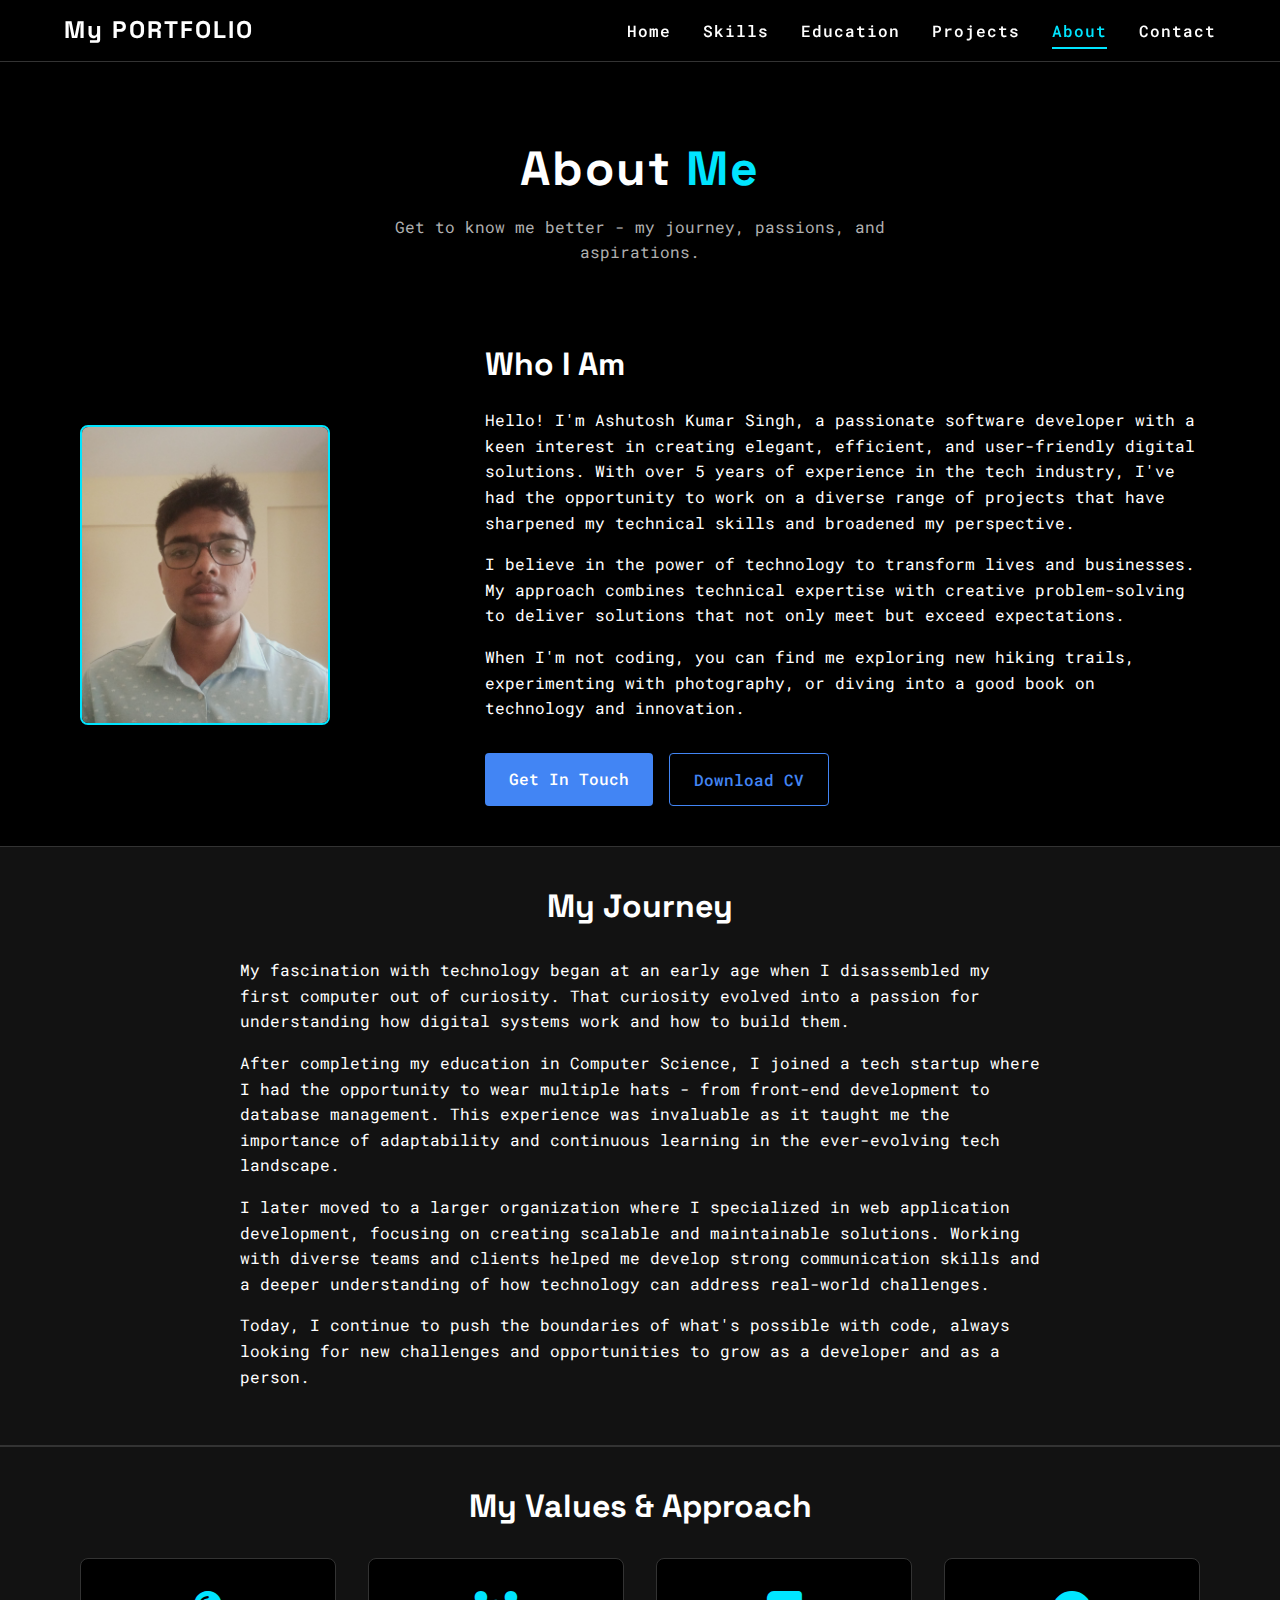
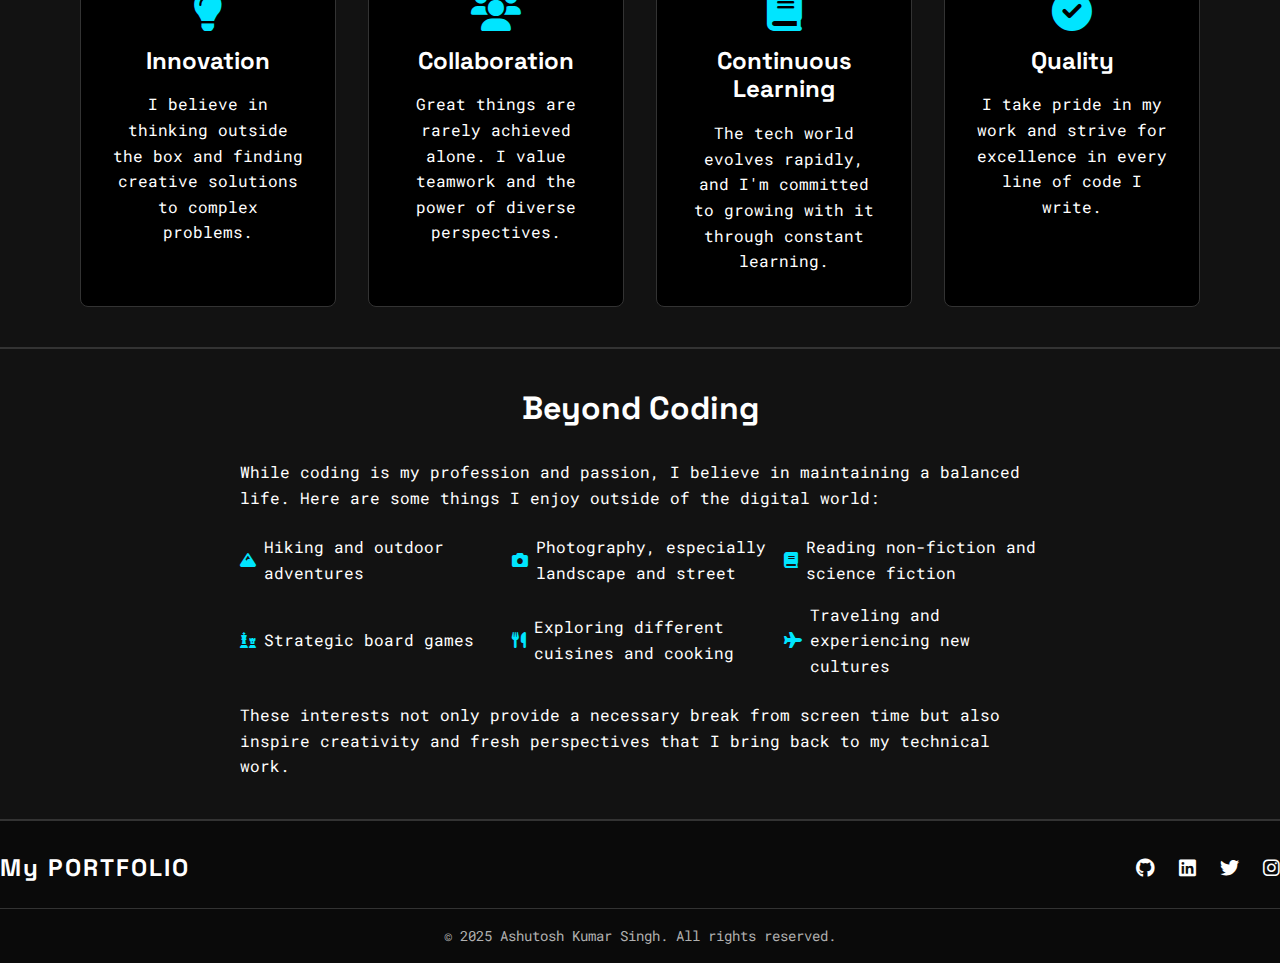
<file: about.html>
<!DOCTYPE html>
<html lang="en">
<head>
    <meta charset="UTF-8">
    <meta name="viewport" content="width=device-width, initial-scale=1.0">
    <title>Portfolio | About</title>
    <link rel="stylesheet" href="styles.css">
    <link rel="stylesheet" href="https://cdnjs.cloudflare.com/ajax/libs/font-awesome/6.0.0-beta3/css/all.min.css">
</head>
<body>
    <header>
        <div class="logo">
            <h1>My PORTFOLIO</h1>
        </div>
        <nav id="desktop-nav">
            <ul>
                <li><a href="index.html">Home</a></li>
                <li><a href="skills.html">Skills</a></li>
                <li><a href="education.html">Education</a></li>
                <li><a href="projects.html">Projects</a></li>
                <li><a href="about.html" class="active">About</a></li>
                <li><a href="contact.html">Contact</a></li>
            </ul>
        </nav>
        <div class="hamburger" id="hamburger-icon">
            <div class="bar"></div>
            <div class="bar"></div>
            <div class="bar"></div>
        </div>
    </header>

    <nav id="mobile-nav">
        <ul>
            <li><a href="index.html">Home</a></li>
            <li><a href="skills.html">Skills</a></li>
            <li><a href="education.html">Education</a></li>
            <li><a href="projects.html">Projects</a></li>
            <li><a href="about.html" class="active">About</a></li>
            <li><a href="contact.html">Contact</a></li>
        </ul>
    </nav>

    <main>
        <section class="page-header">
            <h1>About <span class="highlight">Me</span></h1>
            <p>Get to know me better - my journey, passions, and aspirations.</p>
        </section>

        <section class="about-section">
            <div class="container">
                <div class="about-grid">
                    <div class="about-image" style="width: 250px; height: 300px;">
                        <img src="second.jpg" alt="Profile Photo">
                    </div>
                    <div class="about-content">
                        <h2>Who I Am</h2>
                        <p>Hello! I'm Ashutosh Kumar Singh, a passionate software developer with a keen interest in creating elegant, efficient, and user-friendly digital solutions. With over 5 years of experience in the tech industry, I've had the opportunity to work on a diverse range of projects that have sharpened my technical skills and broadened my perspective.</p>
                        
                        <p>I believe in the power of technology to transform lives and businesses. My approach combines technical expertise with creative problem-solving to deliver solutions that not only meet but exceed expectations.</p>
                        
                        <p>When I'm not coding, you can find me exploring new hiking trails, experimenting with photography, or diving into a good book on technology and innovation.</p>
                        
                        <div class="about-buttons">
                            <a href="contact.html" class="btn primary-btn">Get In Touch</a>
                            <a href="#" class="btn secondary-btn">Download CV</a>
                        </div>
                    </div>
                </div>
            </div>
        </section>

        <section class="journey-section">
            <div class="container">
                <h2>My Journey</h2>
                <div class="journey-content">
                    <p>My fascination with technology began at an early age when I disassembled my first computer out of curiosity. That curiosity evolved into a passion for understanding how digital systems work and how to build them.</p>
                    
                    <p>After completing my education in Computer Science, I joined a tech startup where I had the opportunity to wear multiple hats - from front-end development to database management. This experience was invaluable as it taught me the importance of adaptability and continuous learning in the ever-evolving tech landscape.</p>
                    
                    <p>I later moved to a larger organization where I specialized in web application development, focusing on creating scalable and maintainable solutions. Working with diverse teams and clients helped me develop strong communication skills and a deeper understanding of how technology can address real-world challenges.</p>
                    
                    <p>Today, I continue to push the boundaries of what's possible with code, always looking for new challenges and opportunities to grow as a developer and as a person.</p>
                </div>
            </div>
        </section>

        <section class="values-section">
            <div class="container">
                <h2>My Values & Approach</h2>
                <div class="values-grid">
                    <div class="value-card">
                        <i class="fas fa-lightbulb"></i>
                        <h3>Innovation</h3>
                        <p>I believe in thinking outside the box and finding creative solutions to complex problems.</p>
                    </div>
                    
                    <div class="value-card">
                        <i class="fas fa-users"></i>
                        <h3>Collaboration</h3>
                        <p>Great things are rarely achieved alone. I value teamwork and the power of diverse perspectives.</p>
                    </div>
                    
                    <div class="value-card">
                        <i class="fas fa-book"></i>
                        <h3>Continuous Learning</h3>
                        <p>The tech world evolves rapidly, and I'm committed to growing with it through constant learning.</p>
                    </div>
                    
                    <div class="value-card">
                        <i class="fas fa-check-circle"></i>
                        <h3>Quality</h3>
                        <p>I take pride in my work and strive for excellence in every line of code I write.</p>
                    </div>
                </div>
            </div>
        </section>

        <section class="interests-section">
            <div class="container">
                <h2>Beyond Coding</h2>
                <div class="interests-content">
                    <p>While coding is my profession and passion, I believe in maintaining a balanced life. Here are some things I enjoy outside of the digital world:</p>
                    
                    <ul class="interests-list">
                        <li><i class="fas fa-mountain"></i> <span>Hiking and outdoor adventures</span></li>
                        <li><i class="fas fa-camera"></i> <span>Photography, especially landscape and street</span></li>
                        <li><i class="fas fa-book"></i> <span>Reading non-fiction and science fiction</span></li>
                        <li><i class="fas fa-chess"></i> <span>Strategic board games</span></li>
                        <li><i class="fas fa-utensils"></i> <span>Exploring different cuisines and cooking</span></li>
                        <li><i class="fas fa-plane"></i> <span>Traveling and experiencing new cultures</span></li>
                    </ul>
                    
                    <p>These interests not only provide a necessary break from screen time but also inspire creativity and fresh perspectives that I bring back to my technical work.</p>
                </div>
            </div>
        </section>
    </main>

    <footer>
        <div class="footer-content">
            <div class="footer-logo">
                <h2>My PORTFOLIO</h2>
            </div>
            <div class="social-links">
                <a href="#" aria-label="GitHub"><i class="fab fa-github"></i></a>
                <a href="#" aria-label="LinkedIn"><i class="fab fa-linkedin"></i></a>
                <a href="#" aria-label="Twitter"><i class="fab fa-twitter"></i></a>
                <a href="#" aria-label="Instagram"><i class="fab fa-instagram"></i></a>
            </div>
        </div>
        <div class="copyright">
            <p>&copy; 2025 Ashutosh Kumar Singh. All rights reserved.</p>
        </div>
    </footer>

    <script src="script.js"></script>
</body>
</html>
</file>
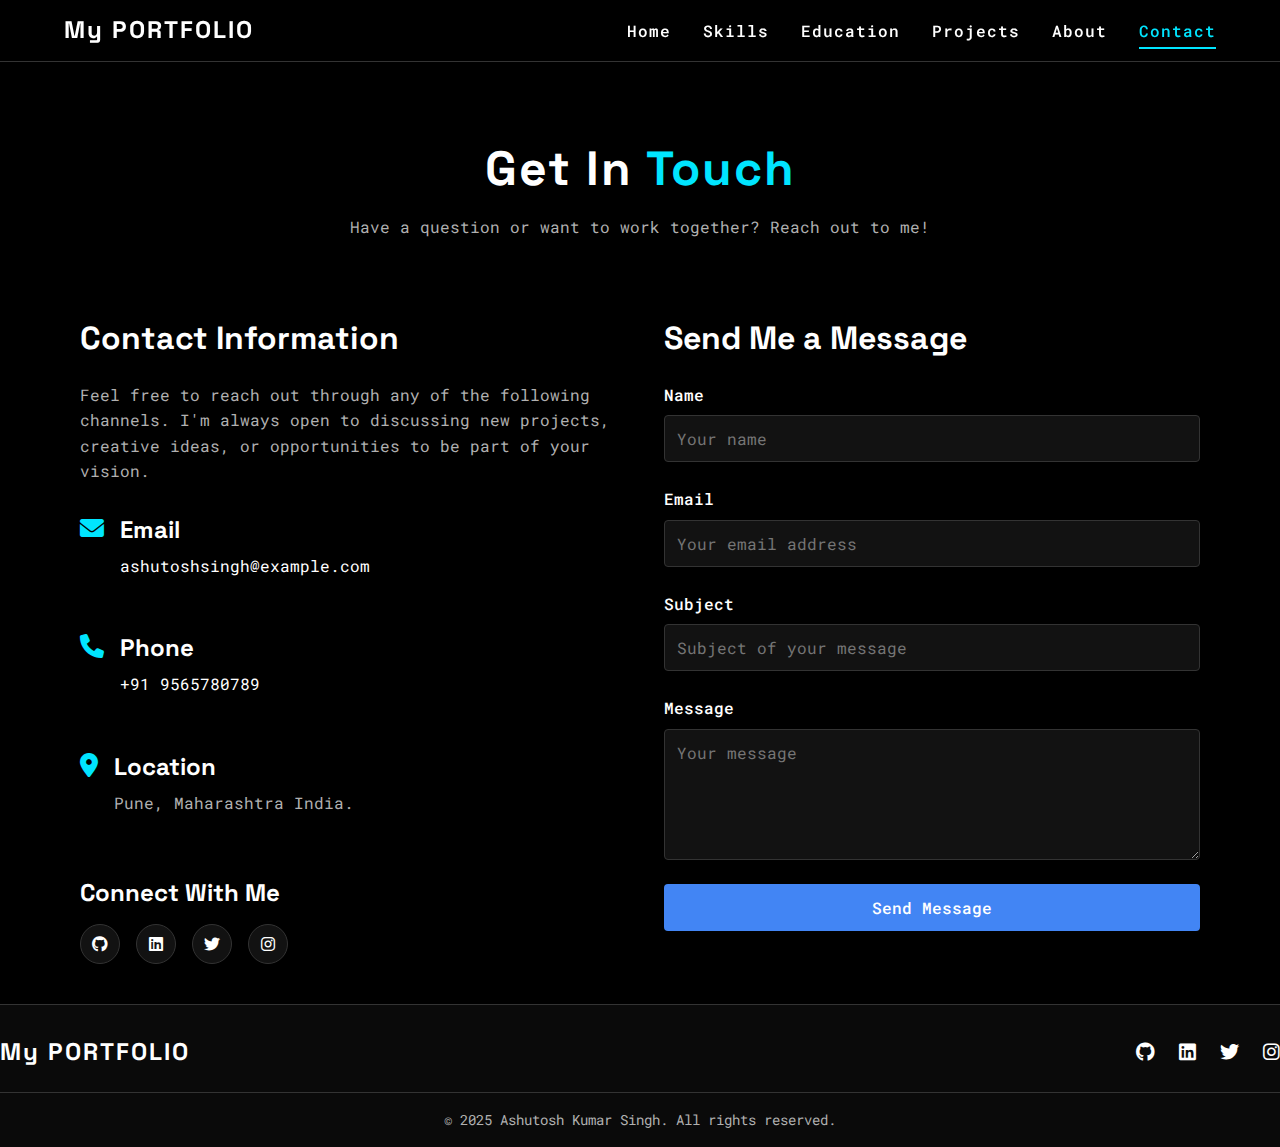
<file: contact.html>
<!DOCTYPE html>
<html lang="en">
<head>
    <meta charset="UTF-8">
    <meta name="viewport" content="width=device-width, initial-scale=1.0">
    <title>Portfolio | Contact</title>
    <link rel="stylesheet" href="styles.css">
    <link rel="stylesheet" href="https://cdnjs.cloudflare.com/ajax/libs/font-awesome/6.0.0-beta3/css/all.min.css">
</head>
<body>
    <header>
        <div class="logo">
            <h1>My PORTFOLIO</h1>
        </div>
        <nav id="desktop-nav">
            <ul>
                <li><a href="index.html">Home</a></li>
                <li><a href="skills.html">Skills</a></li>
                <li><a href="education.html">Education</a></li>
                <li><a href="projects.html">Projects</a></li>
                <li><a href="about.html">About</a></li>
                <li><a href="contact.html" class="active">Contact</a></li>
            </ul>
        </nav>
        <div class="hamburger" id="hamburger-icon">
            <div class="bar"></div>
            <div class="bar"></div>
            <div class="bar"></div>
        </div>
    </header>

    <nav id="mobile-nav">
        <ul>
            <li><a href="index.html">Home</a></li>
            <li><a href="skills.html">Skills</a></li>
            <li><a href="education.html">Education</a></li>
            <li><a href="projects.html">Projects</a></li>
            <li><a href="about.html">About</a></li>
            <li><a href="contact.html" class="active">Contact</a></li>
        </ul>
    </nav>

    <main>
        <section class="page-header">
            <h1>Get In <span class="highlight">Touch</span></h1>
            <p>Have a question or want to work together? Reach out to me!</p>
        </section>

        <section class="contact-section">
            <div class="container">
                <div class="contact-grid">
                    <div class="contact-info">
                        <h2>Contact Information</h2>
                        <p>Feel free to reach out through any of the following channels. I'm always open to discussing new projects, creative ideas, or opportunities to be part of your vision.</p>
                        
                        <div class="contact-details">
                            <div class="contact-item">
                                <i class="fas fa-envelope"></i>
                                <div>
                                    <h3>Email</h3>
                                    <p><a href="mailto:john.doe@example.com">ashutoshsingh@example.com</a></p>
                                </div>
                            </div>
                            
                            <div class="contact-item">
                                <i class="fas fa-phone"></i>
                                <div>
                                    <h3>Phone</h3>
                                    <p><a href="tel:+1234567890">+91 9565780789</a></p>
                                </div>
                            </div>
                            
                            <div class="contact-item">
                                <i class="fas fa-map-marker-alt"></i>
                                <div>
                                    <h3>Location</h3>
                                    <p>Pune, Maharashtra India.</p>
                                </div>
                            </div>
                        </div>
                        
                        <div class="social-contact">
                            <h3>Connect With Me</h3>
                            <div class="social-icons">
                                <a href="#" aria-label="GitHub"><i class="fab fa-github"></i></a>
                                <a href="#" aria-label="LinkedIn"><i class="fab fa-linkedin"></i></a>
                                <a href="#" aria-label="Twitter"><i class="fab fa-twitter"></i></a>
                                <a href="#" aria-label="Instagram"><i class="fab fa-instagram"></i></a>
                            </div>
                        </div>
                    </div>
                    
                    <div class="contact-form">
                        <h2>Send Me a Message</h2>
                        <form id="contactForm">
                            <div class="form-group">
                                <label for="name">Name</label>
                                <input type="text" id="name" name="name" placeholder="Your name" required>
                            </div>
                            
                            <div class="form-group">
                                <label for="email">Email</label>
                                <input type="email" id="email" name="email" placeholder="Your email address" required>
                            </div>
                            
                            <div class="form-group">
                                <label for="subject">Subject</label>
                                <input type="text" id="subject" name="subject" placeholder="Subject of your message" required>
                            </div>
                            
                            <div class="form-group">
                                <label for="message">Message</label>
                                <textarea id="message" name="message" placeholder="Your message" rows="5" required></textarea>
                            </div>
                            
                            <button type="submit" class="btn primary-btn">Send Message</button>
                        </form>
                    </div>
                </div>
            </div>
        </section>

        
    </main>

    <footer>
        <div class="footer-content">
            <div class="footer-logo">
                <h2>My PORTFOLIO</h2>
            </div>
            <div class="social-links">
                <a href="#" aria-label="GitHub"><i class="fab fa-github"></i></a>
                <a href="#" aria-label="LinkedIn"><i class="fab fa-linkedin"></i></a>
                <a href="#" aria-label="Twitter"><i class="fab fa-twitter"></i></a>
                <a href="#" aria-label="Instagram"><i class="fab fa-instagram"></i></a>
            </div>
        </div>
        <div class="copyright">
            <p>&copy; 2025 Ashutosh Kumar Singh. All rights reserved.</p>
        </div>
    </footer>

    <script src="script.js"></script>
</body>
</html>
</file>
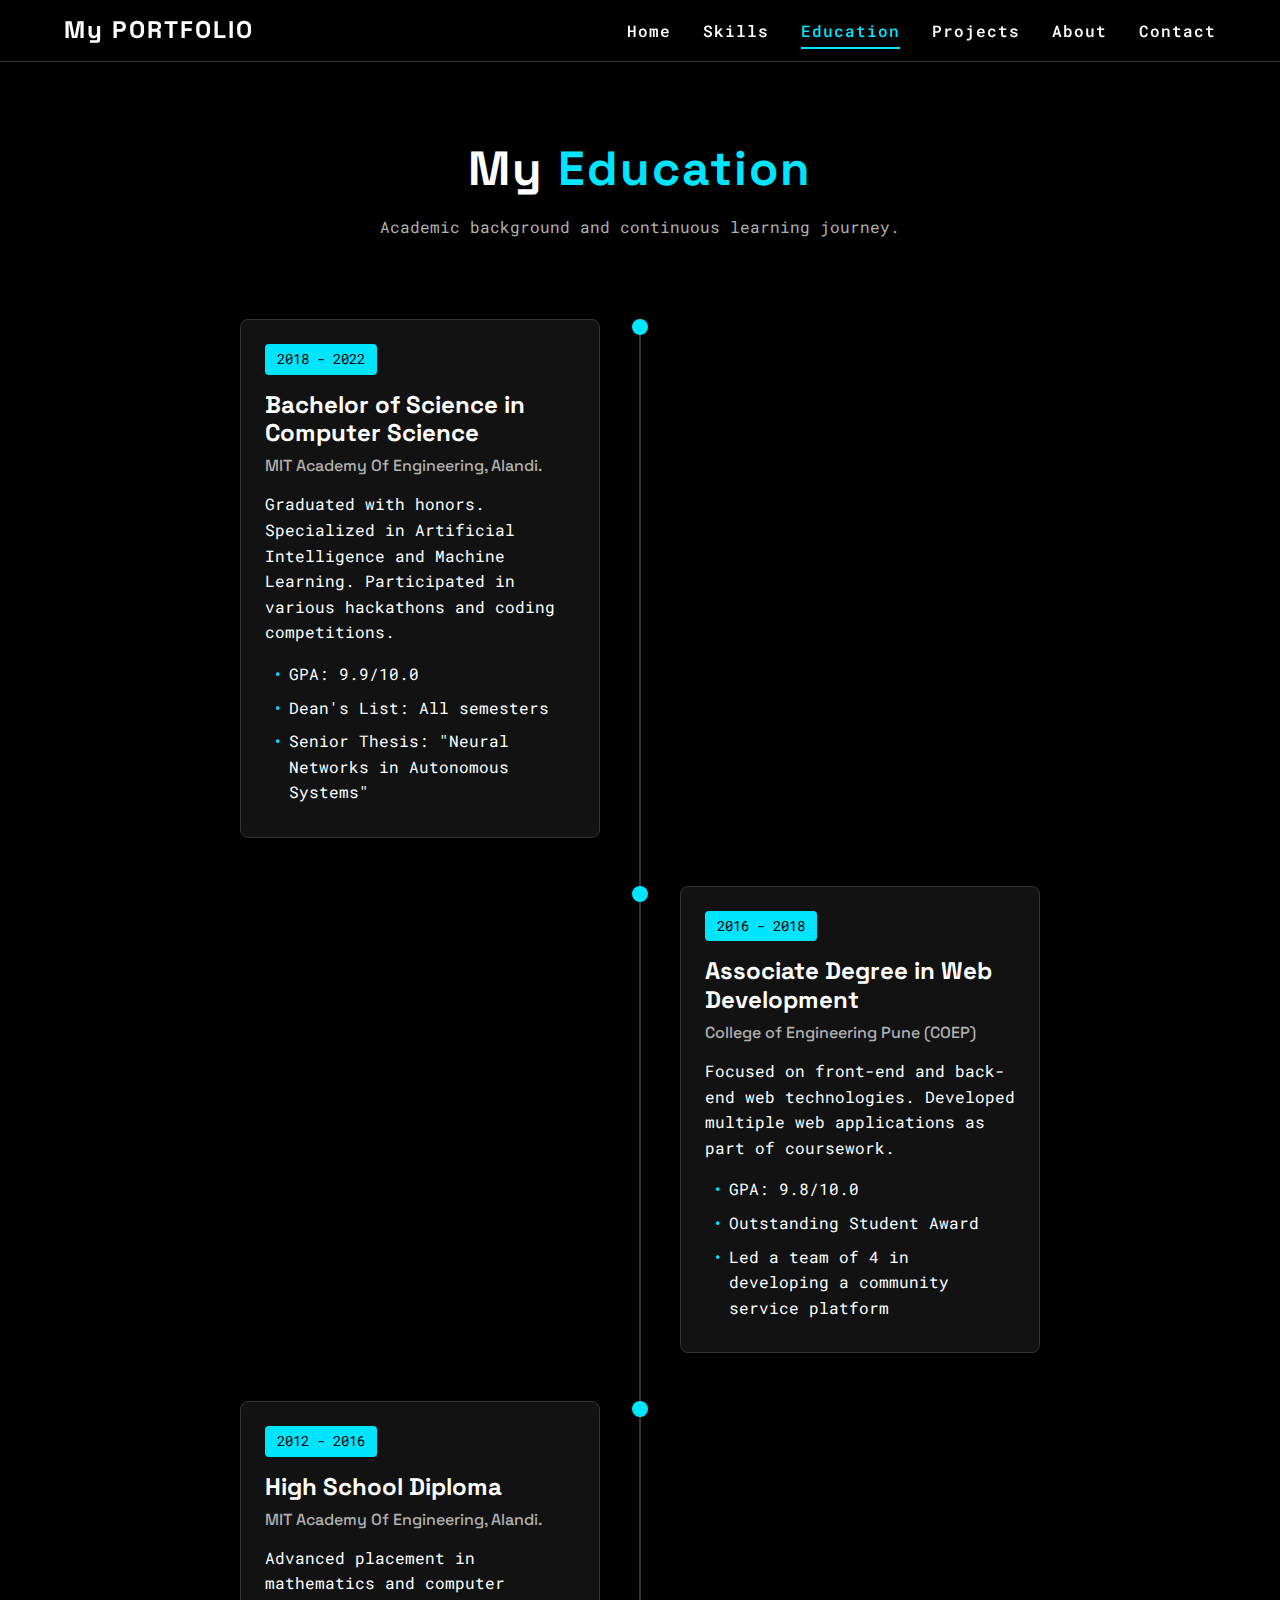
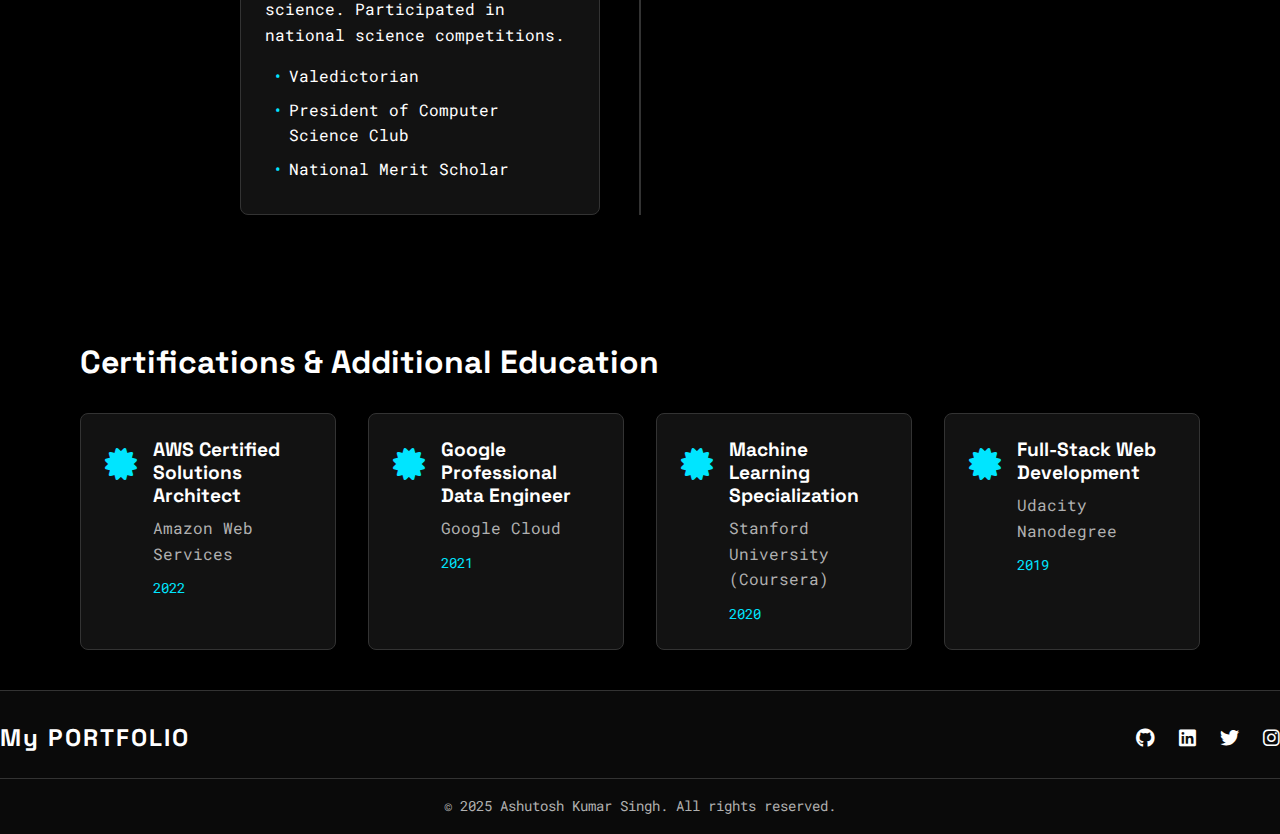
<file: education.html>
<!DOCTYPE html>
<html lang="en">
<head>
    <meta charset="UTF-8">
    <meta name="viewport" content="width=device-width, initial-scale=1.0">
    <title>Portfolio | Education</title>
    <link rel="stylesheet" href="styles.css">
    <link rel="stylesheet" href="https://cdnjs.cloudflare.com/ajax/libs/font-awesome/6.0.0-beta3/css/all.min.css">
</head>
<body>
    <header>
        <div class="logo">
            <h1>My PORTFOLIO</h1>
        </div>
        <nav id="desktop-nav">
            <ul>
                <li><a href="index.html">Home</a></li>
                <li><a href="skills.html">Skills</a></li>
                <li><a href="education.html" class="active">Education</a></li>
                <li><a href="projects.html">Projects</a></li>
                <li><a href="about.html">About</a></li>
                <li><a href="contact.html">Contact</a></li>
            </ul>
        </nav>
        <div class="hamburger" id="hamburger-icon">
            <div class="bar"></div>
            <div class="bar"></div>
            <div class="bar"></div>
        </div>
    </header>

    <nav id="mobile-nav">
        <ul>
            <li><a href="index.html">Home</a></li>
            <li><a href="skills.html">Skills</a></li>
            <li><a href="education.html" class="active">Education</a></li>
            <li><a href="projects.html">Projects</a></li>
            <li><a href="about.html">About</a></li>
            <li><a href="contact.html">Contact</a></li>
        </ul>
    </nav>

    <main>
        <section class="page-header">
            <h1>My <span class="highlight">Education</span></h1>
            <p>Academic background and continuous learning journey.</p>
        </section>

        <section class="education-section">
            <div class="container">
                <div class="timeline">
                    <div class="timeline-item">
                        <div class="timeline-dot"></div>
                        <div class="timeline-content">
                            <div class="timeline-date">2018 - 2022</div>
                            <h3>Bachelor of Science in Computer Science</h3>
                            <h4>MIT Academy Of Engineering, Alandi.</h4>
                            <p>Graduated with honors. Specialized in Artificial Intelligence and Machine Learning. Participated in various hackathons and coding competitions.</p>
                            <ul class="education-highlights">
                                <li>GPA: 9.9/10.0</li>
                                <li>Dean's List: All semesters</li>
                                <li>Senior Thesis: "Neural Networks in Autonomous Systems"</li>
                            </ul>
                        </div>
                    </div>

                    <div class="timeline-item">
                        <div class="timeline-dot"></div>
                        <div class="timeline-content">
                            <div class="timeline-date">2016 - 2018</div>
                            <h3>Associate Degree in Web Development</h3>
                            <h4>College of Engineering Pune (COEP)</h4>
                            <p>Focused on front-end and back-end web technologies. Developed multiple web applications as part of coursework.</p>
                            <ul class="education-highlights">
                                <li>GPA: 9.8/10.0</li>
                                <li>Outstanding Student Award</li>
                                <li>Led a team of 4 in developing a community service platform</li>
                            </ul>
                        </div>
                    </div>

                    <div class="timeline-item">
                        <div class="timeline-dot"></div>
                        <div class="timeline-content">
                            <div class="timeline-date">2012 - 2016</div>
                            <h3>High School Diploma</h3>
                            <h4>MIT Academy Of Engineering, Alandi.</h4>
                            <p>Advanced placement in mathematics and computer science. Participated in national science competitions.</p>
                            <ul class="education-highlights">
                                <li>Valedictorian</li>
                                <li>President of Computer Science Club</li>
                                <li>National Merit Scholar</li>
                            </ul>
                        </div>
                    </div>
                </div>
            </div>
        </section>

        <section class="certifications">
            <div class="container">
                <h2>Certifications & Additional Education</h2>
                <div class="cert-grid">
                    <div class="cert-card">
                        <div class="cert-icon">
                            <i class="fas fa-certificate"></i>
                        </div>
                        <div class="cert-content">
                            <h3>AWS Certified Solutions Architect</h3>
                            <p>Amazon Web Services</p>
                            <span class="cert-date">2022</span>
                        </div>
                    </div>

                    <div class="cert-card">
                        <div class="cert-icon">
                            <i class="fas fa-certificate"></i>
                        </div>
                        <div class="cert-content">
                            <h3>Google Professional Data Engineer</h3>
                            <p>Google Cloud</p>
                            <span class="cert-date">2021</span>
                        </div>
                    </div>

                    <div class="cert-card">
                        <div class="cert-icon">
                            <i class="fas fa-certificate"></i>
                        </div>
                        <div class="cert-content">
                            <h3>Machine Learning Specialization</h3>
                            <p>Stanford University (Coursera)</p>
                            <span class="cert-date">2020</span>
                        </div>
                    </div>

                    <div class="cert-card">
                        <div class="cert-icon">
                            <i class="fas fa-certificate"></i>
                        </div>
                        <div class="cert-content">
                            <h3>Full-Stack Web Development</h3>
                            <p>Udacity Nanodegree</p>
                            <span class="cert-date">2019</span>
                        </div>
                    </div>
                </div>
            </div>
        </section>
    </main>

    <footer>
        <div class="footer-content">
            <div class="footer-logo">
                <h2>My PORTFOLIO</h2>
            </div>
            <div class="social-links">
                <a href="#" aria-label="GitHub"><i class="fab fa-github"></i></a>
                <a href="#" aria-label="LinkedIn"><i class="fab fa-linkedin"></i></a>
                <a href="#" aria-label="Twitter"><i class="fab fa-twitter"></i></a>
                <a href="#" aria-label="Instagram"><i class="fab fa-instagram"></i></a>
            </div>
        </div>
        <div class="copyright">
            <p>&copy; 2025 Ashutosh Kumar Singh. All rights reserved.</p>
        </div>
    </footer>

    <script src="script.js"></script>
</body>
</html>
</file>
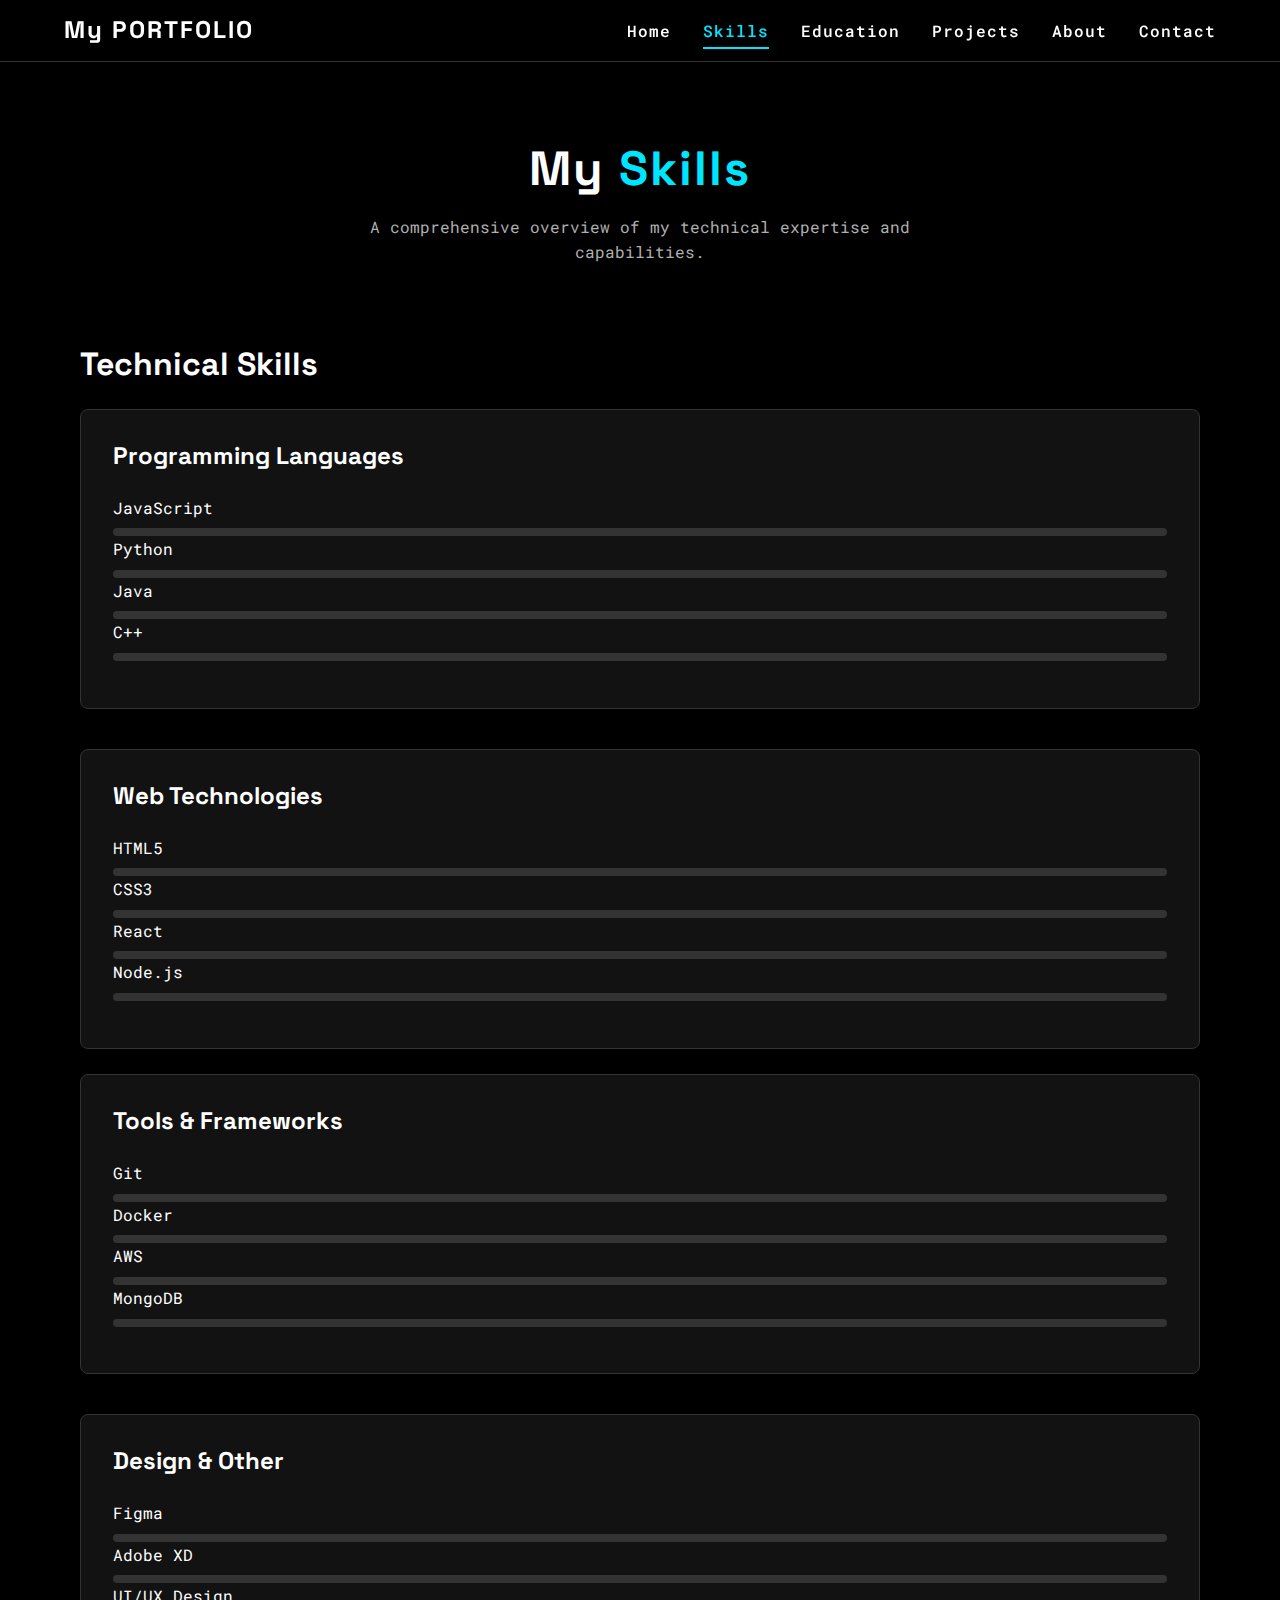
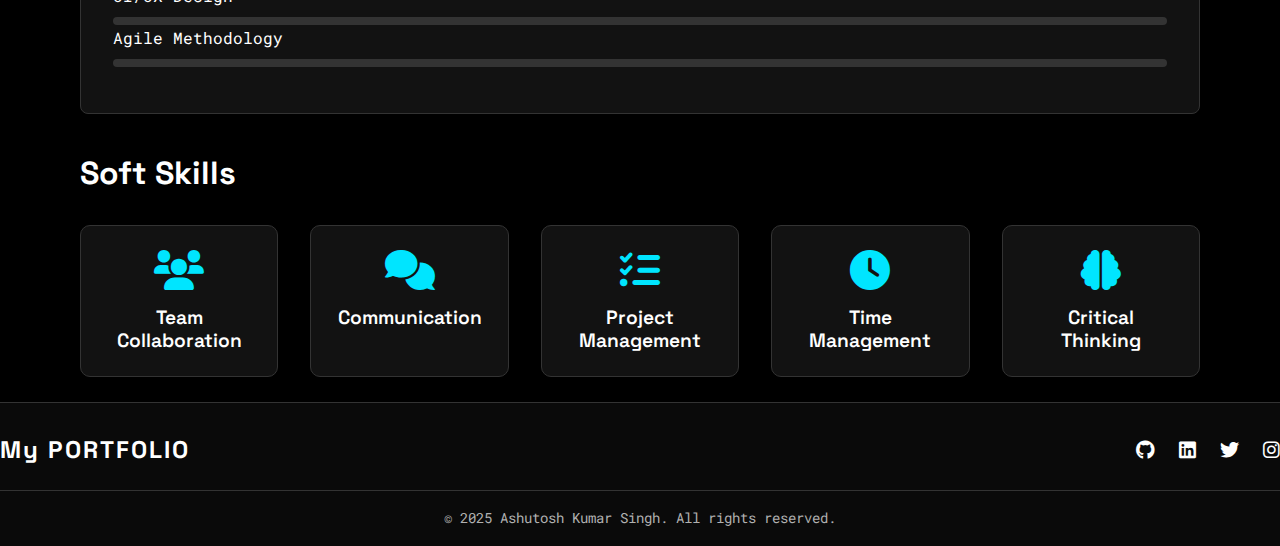
<file: skills.html>
<!DOCTYPE html>
<html lang="en">
<head>
    <meta charset="UTF-8" />
    <meta name="viewport" content="width=device-width, initial-scale=1" />
    <title>Portfolio | Skills</title>
    <link rel="stylesheet" href="styles.css" />
    <link
      rel="stylesheet"
      href="https://cdnjs.cloudflare.com/ajax/libs/font-awesome/6.0.0-beta3/css/all.min.css"
    />
</head>
<body>
    <header>
        <div class="logo">
            <h1>My PORTFOLIO</h1>
        </div>
        <nav id="desktop-nav">
            <ul>
                <li><a href="index.html">Home</a></li>
                <li><a href="skills.html" class="active">Skills</a></li>
                <li><a href="education.html">Education</a></li>
                <li><a href="projects.html">Projects</a></li>
                <li><a href="about.html">About</a></li>
                <li><a href="contact.html">Contact</a></li>
            </ul>
        </nav>
        <div class="hamburger" id="hamburger-icon">
            <div class="bar"></div>
            <div class="bar"></div>
            <div class="bar"></div>
        </div>
    </header>

    <nav id="mobile-nav">
        <ul>
            <li><a href="index.html">Home</a></li>
            <li><a href="skills.html" class="active">Skills</a></li>
            <li><a href="education.html">Education</a></li>
            <li><a href="projects.html">Projects</a></li>
            <li><a href="about.html">About</a></li>
            <li><a href="contact.html">Contact</a></li>
        </ul>
    </nav>

    <main>
        <section class="page-header">
            <h1>My <span class="highlight">Skills</span></h1>
            <p>A comprehensive overview of my technical expertise and capabilities.</p>
        </section>

        <section class="skills-section">
            <div class="container">
                <h2>Technical Skills</h2>
                <br>
                <div class="skills-grid">
                    <div class="skill-category">
                        <h3>Programming Languages</h3>
                        <div class="skill-item">
                            <span>JavaScript</span>
                            <div class="skill-bar">
                                <div class="skill-level" style="width: 90%"></div>
                            </div>
                        </div>
                        <div class="skill-item">
                            <span>Python</span>
                            <div class="skill-bar">
                                <div class="skill-level" style="width: 85%"></div>
                            </div>
                        </div>
                        <div class="skill-item">
                            <span>Java</span>
                            <div class="skill-bar">
                                <div class="skill-level" style="width: 75%"></div>
                            </div>
                        </div>
                        <div class="skill-item">
                            <span>C++</span>
                            <div class="skill-bar">
                                <div class="skill-level" style="width: 70%"></div>
                            </div>
                        </div>
                    </div>

                    <div class="skill-category">
                        <h3>Web Technologies</h3>
                        <div class="skill-item">
                            <span>HTML5</span>
                            <div class="skill-bar">
                                <div class="skill-level" style="width: 95%"></div>
                            </div>
                        </div>
                        <div class="skill-item">
                            <span>CSS3</span>
                            <div class="skill-bar">
                                <div class="skill-level" style="width: 90%"></div>
                            </div>
                        </div>
                        <div class="skill-item">
                            <span>React</span>
                            <div class="skill-bar">
                                <div class="skill-level" style="width: 85%"></div>
                            </div>
                        </div>
                        <div class="skill-item">
                            <span>Node.js</span>
                            <div class="skill-bar">
                                <div class="skill-level" style="width: 80%"></div>
                            </div>
                        </div>
                    </div>
                </div>
                <br>
                <div class="skills-grid">
                    <div class="skill-category">
                        <h3>Tools & Frameworks</h3>
                        <div class="skill-item">
                            <span>Git</span>
                            <div class="skill-bar">
                                <div class="skill-level" style="width: 90%"></div>
                            </div>
                        </div>
                        <div class="skill-item">
                            <span>Docker</span>
                            <div class="skill-bar">
                                <div class="skill-level" style="width: 75%"></div>
                            </div>
                        </div>
                        <div class="skill-item">
                            <span>AWS</span>
                            <div class="skill-bar">
                                <div class="skill-level" style="width: 70%"></div>
                            </div>
                        </div>
                        <div class="skill-item">
                            <span>MongoDB</span>
                            <div class="skill-bar">
                                <div class="skill-level" style="width: 85%"></div>
                            </div>
                        </div>
                    </div>

                    <div class="skill-category">
                        <h3>Design & Other</h3>
                        <div class="skill-item">
                            <span>Figma</span>
                            <div class="skill-bar">
                                <div class="skill-level" style="width: 80%"></div>
                            </div>
                        </div>
                        <div class="skill-item">
                            <span>Adobe XD</span>
                            <div class="skill-bar">
                                <div class="skill-level" style="width: 75%"></div>
                            </div>
                        </div>
                        <div class="skill-item">
                            <span>UI/UX Design</span>
                            <div class="skill-bar">
                                <div class="skill-level" style="width: 85%"></div>
                            </div>
                        </div>
                        <div class="skill-item">
                            <span>Agile Methodology</span>
                            <div class="skill-bar">
                                <div class="skill-level" style="width: 90%"></div>
                            </div>
                        </div>
                    </div>
                </div>
            </div>
        </section>

        <section class="soft-skills">
            <div class="container">
                <h2>Soft Skills</h2>
                <div class="soft-skills-grid">
                    <div class="soft-skill">
                        <i class="fas fa-users"></i>
                        <h3>Team Collaboration</h3>
                    </div>
                    <div class="soft-skill">
                        <i class="fas fa-comments"></i>
                        <h3>Communication</h3>
                    </div>
                    <div class="soft-skill">
                        <i class="fas fa-tasks"></i>
                        <h3>Project Management</h3>
                    </div>
                    <div class="soft-skill">
                        <i class="fas fa-clock"></i>
                        <h3>Time Management</h3>
                    </div>
                    <div class="soft-skill">
                        <i class="fas fa-brain"></i>
                        <h3>Critical Thinking</h3>
                    </div>
                </div>
            </div>
            <br>
        </section>
    </main>

    <footer>
        <div class="footer-content">
            <div class="footer-logo">
                <h2>My PORTFOLIO</h2>
            </div>
            <div class="social-links">
                <a href="#" aria-label="GitHub"><i class="fab fa-github"></i></a>
                <a href="#" aria-label="LinkedIn"><i class="fab fa-linkedin"></i></a>
                <a href="#" aria-label="Twitter"><i class="fab fa-twitter"></i></a>
                <a href="#" aria-label="Instagram"><i class="fab fa-instagram"></i></a>
            </div>
        </div>
        <div class="copyright">
            <p>&copy; 2025 Ashutosh Kumar Singh. All rights reserved.</p>
        </div>
    </footer>

    <script src="script.js"></script>
</body>
</html>
</file>
<file: styles.css>
/* ===== GOOGLE FONTS ===== */
@import url('https://fonts.googleapis.com/css2?family=Roboto+Mono:wght@300;400;500;700&family=Space+Grotesk:wght@300;400;500;600;700&display=swap');

/* ===== VARIABLES ===== */
:root {
    /* Colors */
    --primary-color: #ffffff;
    --secondary-color: #f0f0f0;
    --accent-color: #00e5ff;
    --text-color: #ffffff;
    --text-color-light: #b0b0b0;
    --background-color: #000000;
    --background-color-light: #121212;
    --background-color-dark: #0a0a0a;
    --border-color: #333333;
    
    /* Typography */
    --body-font: 'Roboto Mono', monospace;
    --heading-font: 'Space Grotesk', sans-serif;
    
    /* Font sizes */
    --h1-font-size: 2.5rem;
    --h2-font-size: 2rem;
    --h3-font-size: 1.5rem;
    --normal-font-size: 1rem;
    --small-font-size: 0.875rem;
    
    /* Font weights */
    --font-light: 300;
    --font-regular: 400;
    --font-medium: 500;
    --font-semi-bold: 600;
    --font-bold: 700;
    
    /* Margins */
    --mb-1: 0.5rem;
    --mb-2: 1rem;
    --mb-3: 1.5rem;
    --mb-4: 2rem;
    --mb-5: 2.5rem;
    --mb-6: 3rem;
    
    /* z-index */
    --z-tooltip: 10;
    --z-fixed: 100;
    
    /* Transitions */
    --transition-speed: 0.3s;
}

/* ===== BASE ===== */
* {
    margin: 0;
    padding: 0;
    box-sizing: border-box;
}

html {
    scroll-behavior: smooth;
}

body {
    font-family: var(--body-font);
    font-size: var(--normal-font-size);
    background-color: var(--background-color);
    color: var(--text-color);
    line-height: 1.6;
}

h1, h2, h3, h4, h5, h6 {
    font-family: var(--heading-font);
    font-weight: var(--font-bold);
    color: var(--text-color);
    line-height: 1.2;
}

h1 {
    font-size: var(--h1-font-size);
}

h2 {
    font-size: var(--h2-font-size);
}

h3 {
    font-size: var(--h3-font-size);
}

ul {
    list-style: none;
}

a {
    text-decoration: none;
    color: var(--text-color);
    transition: color var(--transition-speed) ease;
}

a:hover {
    color: var(--accent-color);
}

img {
    max-width: 100%;
    height: auto;
    display: block;
}

button, input, textarea {
    font-family: var(--body-font);
    font-size: var(--normal-font-size);
    outline: none;
}

.container {
    max-width: 1200px;
    width: 90%;
    margin: 0 auto;
    padding: 0 var(--mb-2);
}

.section {
    padding: var(--mb-6) 0;
}

.highlight {
    color: var(--accent-color);
}

/* ===== HEADER & NAVIGATION ===== */
header {
    position: fixed;
    top: 0;
    left: 0;
    width: 100%;
    background-color: rgba(0, 0, 0, 0.9);
    z-index: var(--z-fixed);
    display: flex;
    justify-content: space-between;
    align-items: center;
    padding: 1rem 5%;
    backdrop-filter: blur(10px);
    border-bottom: 1px solid var(--border-color);
}

.logo h1 {
    font-size: 1.5rem;
    font-weight: var(--font-bold);
    letter-spacing: 2px;
}

#desktop-nav ul {
    display: flex;
    gap: 2rem;
}

#desktop-nav a {
    position: relative;
    font-weight: var(--font-medium);
    letter-spacing: 1px;
    padding: 0.5rem 0;
}

#desktop-nav a::after {
    content: '';
    position: absolute;
    bottom: 0;
    left: 0;
    width: 0;
    height: 2px;
    background-color: var(--accent-color);
    transition: width var(--transition-speed) ease;
}

#desktop-nav a:hover::after,
#desktop-nav a.active::after {
    width: 100%;
}

#desktop-nav a.active {
    color: var(--accent-color);
}

.hamburger {
    display: none;
    cursor: pointer;
}

.bar {
    display: block;
    width: 25px;
    height: 2px;
    margin: 5px auto;
    background-color: var(--text-color);
    transition: all var(--transition-speed) ease;
}

#mobile-nav {
    position: fixed;
    top: 70px;
    left: 0;
    width: 100%;
    background-color: rgba(0, 0, 0, 0.95);
    padding: 2rem 0;
    text-align: center;
    transform: translateY(-100%);
    transition: transform var(--transition-speed) ease;
    z-index: 99;
    backdrop-filter: blur(10px);
    display: none;
}

#mobile-nav.active {
    transform: translateY(0);
}

#mobile-nav ul {
    display: flex;
    flex-direction: column;
    gap: 1.5rem;
}

#mobile-nav a {
    display: block;
    font-size: 1.2rem;
    padding: 0.5rem 0;
}

#mobile-nav a.active {
    color: var(--accent-color);
}

/* ===== MAIN CONTENT ===== */
main {
    padding-top: 100px;
    min-height: calc(100vh - 200px);
}

.page-header {
    text-align: center;
    padding: var(--mb-5) 0;
}

.page-header h1 {
    margin-bottom: var(--mb-2);
    font-size: 3rem;
    letter-spacing: 2px;
}

.page-header p {
    color: var(--text-color-light);
    max-width: 600px;
    margin: 0 auto;
}

/* ===== BUTTONS ===== */
.btn {
    display: inline-block;
    padding: 0.75rem 1.5rem;
    border-radius: 4px;
    font-weight: var(--font-medium);
    cursor: pointer;
    transition: all var(--transition-speed) ease;
    border: none;
    text-align: center;
}

.primary-btn {
    background-color: var(--accent-color);
    color: var(--background-color);
}

.primary-btn:hover {
    background-color: #00b8cc;
    color: var(--background-color);
}

.secondary-btn {
    background-color: transparent;
    border: 1px solid var(--accent-color);
    color: var(--accent-color);
}

.secondary-btn:hover {
    background-color: var(--accent-color);
    color: var(--background-color);
}

/* ===== HOME PAGE ===== */
.hero {
    height: 100vh;
    display: flex;
    align-items: center;
    justify-content: center;
    padding: 0 5%;
    gap: 2rem;
}

.hero-content {
    display: flex;
    max-width: 1200px;
    width: 100%;
    gap: 2rem;
    align-items: center;
    justify-content: space-between;
}

.hero-text {
    flex: 1;
    display: flex;
    flex-direction: column;
    gap: 1.5rem;
}

.hero-text h1 {
    font-size: 3.5rem;
}

.hero-text h2 {
    font-size: 2.5rem;
}

.hero-text p {
    font-size: 1.25rem;
}

@keyframes fadeInUp {
    0% {
        opacity: 0;
        transform: translateY(20px);
    }
    100% {
        opacity: 1;
        transform: translateY(0);
    }
}

.hero-text h1,
.hero-text h2,
.hero-text p {
    margin-bottom: 0;
}

.hero-image {
    flex: 1;
    opacity: 1;
    position: static;
    width: auto;
    max-width: 250px;
    border-radius: 12px;
    box-shadow: 0 4px 15px rgba(0,0,0,0.3);
    border: 4px solid;
    border-image-slice: 1;
    border-width: 4px;
    border-image-source: linear-gradient(45deg, #00e5ff, #0077b6);
    animation: fadeInSlide 1.5s ease forwards;
    opacity: 0;
}

@keyframes fadeInSlide {
    0% {
        opacity: 0;
        transform: translateX(50px);
    }
    100% {
        opacity: 1;
        transform: translateX(0);
    }
}

.hero-subtitle {
    font-size: 1.2rem;
    color: var(--accent-color);
    margin-bottom: var(--mb-2);
    letter-spacing: 2px;
}

.hero-title {
    font-size: 4rem;
    margin-bottom: var(--mb-3);
    line-height: 1.1;
}

.hero-description {
    font-size: 1.1rem;
    margin-bottom: var(--mb-4);
    max-width: 600px;
    color: var(--text-color-light);
}

.hero-buttons {
    display: flex;
    gap: 1rem;
}

/* ===== SKILLS PAGE ===== */
.skills-section {
    padding: var(--mb-5) 0;
}

.skill-name {
    display: flex;
    justify-content: space-between;
    align-items: center;
}

.skill-bar {
    height: 8px;
    background-color: var(--border-color);
    border-radius: 4px;
    overflow: hidden;
    position: relative;
}

.skill-bar {
    position: relative;
}

.skill-percentage {
    position: absolute;
    right: 8px;
    top: 50%;
    transform: translateY(-50%);
    color: var(--accent-color);
    font-weight: var(--font-bold);
    font-size: 0.9rem;
    margin-left: 0;
    background-color: transparent;
    pointer-events: none;
}

.skill-name {
    display: flex;
    justify-content: space-between;
    align-items: center;
    gap: 0;
}

.skill-bar {
    height: 8px;
    background-color: var(--border-color);
    border-radius: 4px;
    overflow: hidden;
    position: relative;
}

.skill-level {
    height: 100%;
    background-color: var(--accent-color);
    border-radius: 4px;
    transition: width 1.5s ease-in-out;
    width: 0;
}

.skills-grid {
    display: flex;
    flex-direction: column;
    gap: 2.5rem; /* Increased vertical spacing between skill boxes */
}

.skill-category {
    background-color: var(--background-color-light);
    border-radius: 8px;
    padding: 2rem;
    transition: transform var(--transition-speed) ease;
    border: 1px solid var(--border-color);
    flex: 1 1 300px; /* Allow flexible width with minimum 300px */
    box-sizing: border-box;
}

.skill-category:hover {
    transform: translateY(-5px);
    box-shadow: 0 10px 20px rgba(0, 0, 0, 0.2);
}

.skill-category h3 {
    margin-bottom: var(--mb-3);
    display: flex;
    align-items: center;
    gap: 0.5rem;
}

.skill-category i {
    color: var(--accent-color);
    font-size: 1.5rem;
}

.skill-list {
    display: flex;
    flex-direction: column;
    gap: 1rem;
}

.skill-item {
    display: flex;
    flex-direction: column;
    gap: 0.5rem;
    position: relative;
}
.skill-bar {
    height: 8px;
    background-color: var(--border-color);
    border-radius: 4px;
    overflow: hidden;
    padding-right: 50px; /* space for percentage */
    position: relative;
}
.skill-level {
    height: 100%;
    background-color: var(--accent-color);
    border-radius: 4px;
    color: #fff;
    font-weight: 700;
    text-align: right;
    padding-right: 8px;
    line-height: 1.5;
    display: flex;
    align-items: center;
    justify-content: flex-end;
    white-space: nowrap;
    overflow: visible;
    font-size: 0.9rem;
    box-sizing: border-box;
    transition: width 1.5s ease-in-out, opacity 1s ease-in-out;
    opacity: 0;
    animation: fadeInSlide 1s forwards;
    animation-delay: 0.5s;
}
.skill-percentage {
    display: none;
}

.skill-name {
    display: flex;
    justify-content: space-between;
}

.skill-bar {
    height: 8px;
    background-color: var(--border-color);
    border-radius: 4px;
    overflow: hidden;
}

.skill-progress {
    height: 100%;
    background-color: var(--accent-color);
    border-radius: 4px;
}

/* Soft Skills Section */
.soft-skills-grid {
    display: grid;
    grid-template-columns: repeat(auto-fit, minmax(180px, 1fr));
    gap: 2rem;
    margin-top: var(--mb-4);
}

.soft-skill {
    background-color: var(--background-color-light);
    border-radius: 10px;
    padding: 1.5rem;
    text-align: center;
    border: 1px solid var(--border-color);
    transition: transform var(--transition-speed) ease;
    cursor: default;
}

.soft-skill:hover {
    transform: translateY(-5px);
    box-shadow: 0 8px 16px rgba(0, 229, 255, 0.3);
}

.soft-skill i {
    font-size: 2.5rem;
    color: var(--accent-color);
    margin-bottom: var(--mb-2);
}

.soft-skill h3 {
    font-size: 1.2rem;
    font-weight: var(--font-semi-bold);
    color: var(--text-color);
}

/* ===== EDUCATION PAGE ===== */
.education-section {
    padding: var(--mb-5) 0;
}

.timeline {
    position: relative;
    max-width: 800px;
    margin: 0 auto;
}

.timeline::before {
    content: '';
    position: absolute;
    top: 0;
    left: 50%;
    transform: translateX(-50%);
    width: 2px;
    height: 100%;
    background-color: var(--border-color);
}

.timeline-item {
    position: relative;
    margin-bottom: 3rem;
}

.timeline-dot {
    position: absolute;
    top: 0;
    left: 50%;
    transform: translateX(-50%);
    width: 16px;
    height: 16px;
    border-radius: 50%;
    background-color: var(--accent-color);
    z-index: 1;
}

.timeline-content {
    position: relative;
    width: calc(50% - 40px);
    padding: 1.5rem;
    background-color: var(--background-color-light);
    border-radius: 8px;
    border: 1px solid var(--border-color);
}

.timeline-item:nth-child(odd) .timeline-content {
    left: 0;
}

.timeline-item:nth-child(even) .timeline-content {
    left: calc(50% + 40px);
}

.timeline-date {
    display: inline-block;
    padding: 0.25rem 0.75rem;
    background-color: var(--accent-color);
    color: var(--background-color);
    border-radius: 4px;
    font-size: var(--small-font-size);
    margin-bottom: var(--mb-2);
}

.timeline-content h3 {
    margin-bottom: var(--mb-1);
}

.timeline-content h4 {
    color: var(--text-color-light);
    margin-bottom: var(--mb-2);
    font-weight: var(--font-medium);
}

.education-highlights {
    margin-top: var(--mb-2);
    padding-left: 1.5rem;
}

.education-highlights li {
    position: relative;
    margin-bottom: 0.5rem;
}

.education-highlights li::before {
    content: '•';
    position: absolute;
    left: -1rem;
    color: var(--accent-color);
}

.certifications {
    padding: var(--mb-5) 0;
}

.cert-grid {
    display: grid;
    grid-template-columns: repeat(auto-fit, minmax(250px, 1fr));
    gap: 2rem;
    margin-top: var(--mb-4);
}

.cert-card {
    background-color: var(--background-color-light);
    border-radius: 8px;
    padding: 1.5rem;
    display: flex;
    align-items: flex-start;
    gap: 1rem;
    border: 1px solid var(--border-color);
    transition: transform var(--transition-speed) ease;
}

.cert-card:hover {
    transform: translateY(-5px);
    box-shadow: 0 10px 20px rgba(0, 0, 0, 0.2);
}

.cert-icon {
    font-size: 2rem;
    color: var(--accent-color);
}

.cert-content h3 {
    margin-bottom: var(--mb-1);
    font-size: 1.2rem;
}

.cert-content p {
    color: var(--text-color-light);
    margin-bottom: var(--mb-1);
}

.cert-date {
    display: inline-block;
    font-size: var(--small-font-size);
    color: var(--accent-color);
}

/* ===== PROJECTS PAGE ===== */
.projects-filter {
    padding: var(--mb-4) 0;
    text-align: center;
}

.filter-buttons {
    display: flex;
    justify-content: center;
    flex-wrap: wrap;
    gap: 1rem;
}

.filter-btn {
    padding: 0.5rem 1.5rem;
    background-color: var(--background-color-light);
    border: 1px solid var(--border-color);
    color: var(--text-color);
    border-radius: 4px;
    cursor: pointer;
    transition: all var(--transition-speed) ease;
}

.filter-btn:hover,
.filter-btn.active {
    background-color: var(--accent-color);
    color: var(--background-color);
    border-color: var(--accent-color);
}

.projects-grid {
    padding: var(--mb-5) 0;
}

.project-card {
    background-color: var(--background-color-light);
    border-radius: 8px;
    overflow: hidden;
    margin-bottom: 2rem;
    border: 1px solid var(--border-color);
    transition: transform var(--transition-speed) ease;
}

.project-card:hover {
    transform: translateY(-5px);
    box-shadow: 0 10px 20px rgba(0, 0, 0, 0.2);
}

.project-image {
    height: 250px;
    overflow: hidden;
}

.project-image img {
    width: 100%;
    height: 100%;
    object-fit: cover;
    transition: transform var(--transition-speed) ease;
}

.project-card:hover .project-image img {
    transform: scale(1.05);
}

.project-content {
    padding: 1.5rem;
}

.project-content h3 {
    margin-bottom: var(--mb-2);
}

.project-content p {
    margin-bottom: var(--mb-3);
    color: var(--text-color-light);
}

.project-tech {
    display: flex;
    flex-wrap: wrap;
    gap: 0.5rem;
    margin-bottom: var(--mb-3);
}

.project-tech span {
    padding: 0.25rem 0.75rem;
    background-color: var(--background-color);
    border-radius: 4px;
    font-size: var(--small-font-size);
    border: 1px solid var(--border-color);
}

.project-links {
    display: flex;
    gap: 1rem;
}

/* ===== ABOUT PAGE ===== */
.about-section {
    padding: var(--mb-5) 0;
}

.about-grid {
    display: grid;
    grid-template-columns: 1fr 2fr;
    gap: 3rem;
    align-items: center;
}

.about-image {
    border-radius: 8px;
    overflow: hidden;
    border: 2px solid var(--accent-color);
}

.about-content h2 {
    margin-bottom: var(--mb-3);
}

.about-content p {
    margin-bottom: var(--mb-2);
}

.about-buttons {
    display: flex;
    gap: 1rem;
    margin-top: var(--mb-4);
}

.journey-section,
.values-section,
.interests-section {
    padding: var(--mb-5) 0;
    background-color: var(--background-color-light);
    border-top: 1px solid var(--border-color);
    border-bottom: 1px solid var(--border-color);
}

.journey-section h2,
.values-section h2,
.interests-section h2 {
    text-align: center;
    margin-bottom: var(--mb-4);
}

.journey-content {
    max-width: 800px;
    margin: 0 auto;
}

.journey-content p {
    margin-bottom: var(--mb-2);
}

.values-grid {
    display: grid;
    grid-template-columns: repeat(auto-fit, minmax(250px, 1fr));
    gap: 2rem;
    margin-top: var(--mb-4);
}

.value-card {
    background-color: var(--background-color);
    border-radius: 8px;
    padding: 2rem;
    text-align: center;
    border: 1px solid var(--border-color);
    transition: transform var(--transition-speed) ease;
}

.value-card:hover {
    transform: translateY(-5px);
    box-shadow: 0 10px 20px rgba(0, 0, 0, 0.2);
}

.value-card i {
    font-size: 2.5rem;
    color: var(--accent-color);
    margin-bottom: var(--mb-2);
}

.value-card h3 {
    margin-bottom: var(--mb-2);
}

.interests-content {
    max-width: 800px;
    margin: 0 auto;
}

.interests-list {
    margin: var(--mb-3) 0;
    display: grid;
    grid-template-columns: repeat(auto-fit, minmax(250px, 1fr));
    gap: 1rem;
}

.interests-list li {
    display: flex;
    align-items: center;
    gap: 0.5rem;
}

.interests-list i {
    color: var(--accent-color);
}

/* ===== CONTACT PAGE ===== */
.contact-section {
    padding: var(--mb-5) 0;
}

.contact-grid {
    display: grid;
    grid-template-columns: 1fr 1fr;
    gap: 3rem;
}

.contact-info h2,
.contact-form h2 {
    margin-bottom: var(--mb-3);
}

.contact-info p {
    margin-bottom: var(--mb-4);
    color: var(--text-color-light);
}

.contact-details {
    display: flex;
    flex-direction: column;
    gap: 1.5rem;
    margin-bottom: var(--mb-4);
}

.contact-item {
    display: flex;
    align-items: flex-start;
    gap: 1rem;
}

.contact-item i {
    font-size: 1.5rem;
    color: var(--accent-color);
}

.contact-item h3 {
    margin-bottom: var(--mb-1);
}

.social-contact h3 {
    margin-bottom: var(--mb-2);
}

.social-icons {
    display: flex;
    gap: 1rem;
}

.social-icons a {
    display: flex;
    align-items: center;
    justify-content: center;
    width: 40px;
    height: 40px;
    background-color: var(--background-color-light);
    border-radius: 50%;
    color: var(--text-color);
    transition: all var(--transition-speed) ease;
    border: 1px solid var(--border-color);
}

.social-icons a:hover {
    background-color: var(--accent-color);
    color: var(--background-color);
    transform: translateY(-3px);
}

.contact-form form {
    display: flex;
    flex-direction: column;
    gap: 1.5rem;
}

.form-group {
    display: flex;
    flex-direction: column;
    gap: 0.5rem;
}

.form-group label {
    font-weight: var(--font-medium);
}

.form-group input,
.form-group textarea {
    padding: 0.75rem;
    background-color: var(--background-color-light);
    border: 1px solid var(--border-color);
    border-radius: 4px;
    color: var(--text-color);
    transition: border-color var(--transition-speed) ease;
}

.form-group input:focus,
.form-group textarea:focus {
    border-color: var(--accent-color);
}

.map-section {
    padding: var(--mb-5) 0;
    background-color: var(--background-color-light);
    border-top: 1px solid var(--border-color);
}

.map-section h2 {
    text-align: center;
    margin-bottom: var(--mb-4);
}

.map-container {
    border-radius: 8px;
    overflow: hidden;
    border: 1px solid var(--border-color);
}

.map-placeholder {
    width: 100%;
    height: 100%;
}

.map-placeholder img {
    width: 100%;
    height: 100%;
    object-fit: cover;
}

/* ===== FOOTER ===== */
footer {
    background-color: var(--background-color-dark);
    padding: var(--mb-4) 0 var(--mb-2);
    border-top: 1px solid var(--border-color);
}

.footer-content {
    display: flex;
    justify-content: space-between;
    align-items: center;
    margin-bottom: var(--mb-3);
}

.footer-logo h2 {
    font-size: 1.5rem;
    letter-spacing: 2px;
}

.social-links {
    display: flex;
    gap: 1.5rem;
}

.social-links a {
    font-size: 1.2rem;
    transition: color var(--transition-speed) ease;
}

.social-links a:hover {
    color: var(--accent-color);
}

.copyright {
    text-align: center;
    color: var(--text-color-light);
    font-size: var(--small-font-size);
    padding-top: var(--mb-2);
    border-top: 1px solid var(--border-color);
}

.services-grid {
    display: grid;
    grid-template-columns: repeat(auto-fit, minmax(250px, 1fr));
    gap: 3rem;
    margin-top: 2rem;
}

.service-card {
    display: flex;
    flex-direction: column;
    gap: 1rem;
    padding: 1.5rem;
    background-color: var(--background-color-light);
    border-radius: 12px;
    border: 2px solid #00e5ff;
    transition: transform var(--transition-speed) ease, box-shadow var(--transition-speed) ease;
}

.service-card:hover {
    transform: translateY(-10px) scale(1.05);
    /* box-shadow: 0 15px 30px rgba(0, 229, 255, 0.5); */
}

/* Project Slideshow Styles */
.project-slideshow {
    padding: 3rem 0;
    background-color: #f9f9f9;
}

.project-slideshow h2 {
    text-align: center;
    margin-bottom: 2rem;
    font-size: 2.2rem;
}

.slideshow-container {
    max-width: 1200px;
    margin: 0 auto;
    position: relative;
    overflow: hidden;
    border-radius: 8px;
    box-shadow: 0 5px 15px rgba(0, 0, 0, 0.1);
    background-color: #fff;
}

.slides-container {
    position: relative;
    min-height: 450px;
}

.slide {
    position: absolute;
    top: 0;
    left: 0;
    width: 100%;
    height: 100%;
    opacity: 0;
    transition: opacity 0.5s ease-in-out;
    padding: 1rem;
    display: none;
}

.slide.active {
    opacity: 1;
    display: block;
}

.slide-content {
    display: flex;
    flex-direction: row;
    height: 100%;
}

@media (max-width: 768px) {
    .slide-content {
        flex-direction: column;
    }
    
    .slides-container {
        min-height: 650px;
    }
}

.slide-image {
    flex: 1;
    overflow: hidden;
}

.slide-image img {
    width: 100%;
    height: 100%;
    object-fit: cover;
    border-radius: 8px;
}

.slide-info {
    flex: 1;
    padding: 1.5rem;
    display: flex;
    flex-direction: column;
    justify-content: center;
}

.slide-info h3 {
    font-size: 1.8rem;
    margin-bottom: 1rem;
    color: #333;
}

.slide-info p {
    margin-bottom: 1.5rem;
    line-height: 1.6;
    color: #666;
}

.slide-tech {
    display: flex;
    flex-wrap: wrap;
    gap: 0.5rem;
    margin-bottom: 1.5rem;
}

.tech-badge {
    background-color: #f0f0f0;
    color: #555;
    padding: 0.4rem 0.8rem;
    border-radius: 20px;
    font-size: 0.85rem;
    font-weight: 500;
}

.slide-links {
    display: flex;
    gap: 1rem;
}

.slideshow-controls {
    position: absolute;
    bottom: 1rem;
    right: 1rem;
    display: flex;
    gap: 0.5rem;
    z-index: 10;
}

.prev-button,
.next-button {
    background-color: rgba(255, 255, 255, 0.7);
    border: none;
    width: 40px;
    height: 40px;
    border-radius: 50%;
    display: flex;
    align-items: center;
    justify-content: center;
    cursor: pointer;
    font-size: 1.2rem;
    transition: background-color 0.3s, transform 0.2s;
    box-shadow: 0 2px 5px rgba(0, 0, 0, 0.1);
}

.prev-button:hover,
.next-button:hover {
    background-color: rgba(255, 255, 255, 0.9);
    transform: scale(1.05);
}

/* This section assumes you have some global styling for buttons */
.btn {
    display: inline-block;
    padding: 0.8rem 1.5rem;
    border-radius: 4px;
    font-weight: 500;
    text-decoration: none;
    transition: all 0.3s ease;
    cursor: pointer;
}

.primary-btn {
    background-color: #4285f4;
    color: white;
}

.primary-btn:hover {
    background-color: #3367d6;
    transform: translateY(-2px);
}

.secondary-btn {
    background-color: transparent;
    color: #4285f4;
    border: 1px solid #4285f4;
}

.secondary-btn:hover {
    background-color: #f0f7ff;
    transform: translateY(-2px);
}

/* ===== ABOUT PAGE ===== */
.about-section {
    padding: var(--mb-5) 0;
}

.about-grid {
    display: grid;
    grid-template-columns: 1fr 2fr;
    gap: 3rem;
    align-items: center;
}

.about-image {
    border-radius: 8px;
    overflow: hidden;
    border: 2px solid var(--accent-color);
}

.about-content h2 {
    margin-bottom: var(--mb-3);
}

.about-content p {
    margin-bottom: var(--mb-2);
}

.about-buttons {
    display: flex;
    gap: 1rem;
    margin-top: var(--mb-4);
}

.journey-section,
.values-section,
.interests-section {
    padding: var(--mb-5) 0;
    background-color: var(--background-color-light);
    border-top: 1px solid var(--border-color);
    border-bottom: 1px solid var(--border-color);
}

.journey-section h2,
.values-section h2,
.interests-section h2 {
    text-align: center;
    margin-bottom: var(--mb-4);
}

.journey-content {
    max-width: 800px;
    margin: 0 auto;
}

.journey-content p {
    margin-bottom: var(--mb-2);
}

.values-grid {
    display: grid;
    grid-template-columns: repeat(auto-fit, minmax(250px, 1fr));
    gap: 2rem;
    margin-top: var(--mb-4);
}

.value-card {
    background-color: var(--background-color);
    border-radius: 8px;
    padding: 2rem;
    text-align: center;
    border: 1px solid var(--border-color);
    transition: transform var(--transition-speed) ease;
}

.value-card:hover {
    transform: translateY(-5px);
    box-shadow: 0 10px 20px rgba(0, 0, 0, 0.2);
}

.value-card i {
    font-size: 2.5rem;
    color: var(--accent-color);
    margin-bottom: var(--mb-2);
}

.value-card h3 {
    margin-bottom: var(--mb-2);
}

.interests-content {
    max-width: 800px;
    margin: 0 auto;
}

.interests-list {
    margin: var(--mb-3) 0;
    display: grid;
    grid-template-columns: repeat(auto-fit, minmax(250px, 1fr));
    gap: 1rem;
}

.interests-list li {
    display: flex;
    align-items: center;
    gap: 0.5rem;
}

.interests-list i {
    color: var(--accent-color);
}

/* ===== CONTACT PAGE ===== */
.contact-section {
    padding: var(--mb-5) 0;
}

.contact-grid {
    display: grid;
    grid-template-columns: 1fr 1fr;
    gap: 3rem;
}

.contact-info h2,
.contact-form h2 {
    margin-bottom: var(--mb-3);
}

.contact-info p {
    margin-bottom: var(--mb-4);
    color: var(--text-color-light);
}

.contact-details {
    display: flex;
    flex-direction: column;
    gap: 1.5rem;
    margin-bottom: var(--mb-4);
}

.contact-item {
    display: flex;
    align-items: flex-start;
    gap: 1rem;
}

.contact-item i {
    font-size: 1.5rem;
    color: var(--accent-color);
}

.contact-item h3 {
    margin-bottom: var(--mb-1);
}

.social-contact h3 {
    margin-bottom: var(--mb-2);
}

.social-icons {
    display: flex;
    gap: 1rem;
}

.social-icons a {
    display: flex;
    align-items: center;
    justify-content: center;
    width: 40px;
    height: 40px;
    background-color: var(--background-color-light);
    border-radius: 50%;
    color: var(--text-color);
    transition: all var(--transition-speed) ease;
    border: 1px solid var(--border-color);
}

.social-icons a:hover {
    background-color: var(--accent-color);
    color: var(--background-color);
    transform: translateY(-3px);
}

.contact-form form {
    display: flex;
    flex-direction: column;
    gap: 1.5rem;
}

.form-group {
    display: flex;
    flex-direction: column;
    gap: 0.5rem;
}

.form-group label {
    font-weight: var(--font-medium);
}

.form-group input,
.form-group textarea {
    padding: 0.75rem;
    background-color: var(--background-color-light);
    border: 1px solid var(--border-color);
    border-radius: 4px;
    color: var(--text-color);
    transition: border-color var(--transition-speed) ease;
}

.form-group input:focus,
.form-group textarea:focus {
    border-color: var(--accent-color);
}

.map-section {
    padding: var(--mb-5) 0;
    background-color: var(--background-color-light);
    border-top: 1px solid var(--border-color);
}

.map-section h2 {
    text-align: center;
    margin-bottom: var(--mb-4);
}

.map-container {
    border-radius: 8px;
    overflow: hidden;
    border: 1px solid var(--border-color);
}

.map-placeholder {
    width: 100%;
    height: 100%;
}

.map-placeholder img {
    width: 100%;
    height: 100%;
    object-fit: cover;
}

/* ===== FOOTER ===== */
footer {
    background-color: var(--background-color-dark);
    padding: var(--mb-4) 0 var(--mb-2);
    border-top: 1px solid var(--border-color);
}

.footer-content {
    display: flex;
    justify-content: space-between;
    align-items: center;
    margin-bottom: var(--mb-3);
}

.footer-logo h2 {
    font-size: 1.5rem;
    letter-spacing: 2px;
}

.social-links {
    display: flex;
    gap: 1.5rem;
}

.social-links a {
    font-size: 1.2rem;
    transition: color var(--transition-speed) ease;
}

.social-links a:hover {
    color: var(--accent-color);
}

.copyright {
    text-align: center;
    color: var(--text-color-light);
    font-size: var(--small-font-size);
    padding-top: var(--mb-2);
    border-top: 1px solid var(--border-color);
}

.services-grid {
    display: grid;
    grid-template-columns: repeat(auto-fit, minmax(250px, 1fr));
    gap: 3rem;
    margin-top: 2rem;
}

.service-card {
    display: flex;
    flex-direction: column;
    gap: 1rem;
    padding: 1.5rem;
    background-color: var(--background-color-light);
    border-radius: 12px;
    border: 2px solid #00e5ff;
    transition: transform var(--transition-speed) ease, box-shadow var(--transition-speed) ease;
}

.service-card:hover {
    transform: translateY(-10px) scale(1.05);
    /* box-shadow: 0 15px 30px rgba(0, 229, 255, 0.5); */
}

.project-slideshow {
    padding: 3rem 0;
    background-color: var(--background-color-dark);
    color: var(--text-color);
}

.project-slideshow h2 {
    text-align: center;
    margin-bottom: 2rem;
    font-size: 2.5rem;
}

.slideshow-container {
    position: relative;
    max-width: 900px;
    margin: 0 auto;
    overflow: hidden;
    border-radius: 12px;
    background-color: var(--background-color-light);
    box-shadow: 0 0 20px rgba(0, 229, 255, 0.2);
}

.slides-wrapper {
    display: flex;
    transition: transform 0.5s ease-in-out;
    will-change: transform;
}

.slide {
    min-width: 100%;
    box-sizing: border-box;
    padding: 1.5rem;
    display: flex;
    gap: 1.5rem;
    align-items: center;
}

.slide .project-image {
    flex: 1;
    max-width: 300px;
    border-radius: 8px;
    overflow: hidden;
}

.slide .project-image img {
    width: 100%;
    height: auto;
    display: block;
    border-radius: 8px;
}

.slide .project-content {
    flex: 2;
    color: var(--text-color);
}

.slide .project-content h3 {
    margin-bottom: 1rem;
}

.slide .project-content p {
    margin-bottom: 1rem;
    color: var(--text-color-light);
}

.slide .project-tech {
    display: flex;
    flex-wrap: wrap;
    gap: 0.5rem;
    margin-bottom: 1rem;
}

.slide .project-tech span {
    padding: 0.25rem 0.75rem;
    background-color: var(--background-color);
    border-radius: 4px;
    font-size: var(--small-font-size);
    border: 1px solid var(--border-color);
}

.slide .project-links {
    display: flex;
    gap: 1rem;
}

/* ===== ABOUT PAGE ===== */
.about-section {
    padding: var(--mb-5) 0;
}

.about-grid {
    display: grid;
    grid-template-columns: 1fr 2fr;
    gap: 3rem;
    align-items: center;
}

.about-image {
    border-radius: 8px;
    overflow: hidden;
    border: 2px solid var(--accent-color);
}

.about-content h2 {
    margin-bottom: var(--mb-3);
}
</file>
